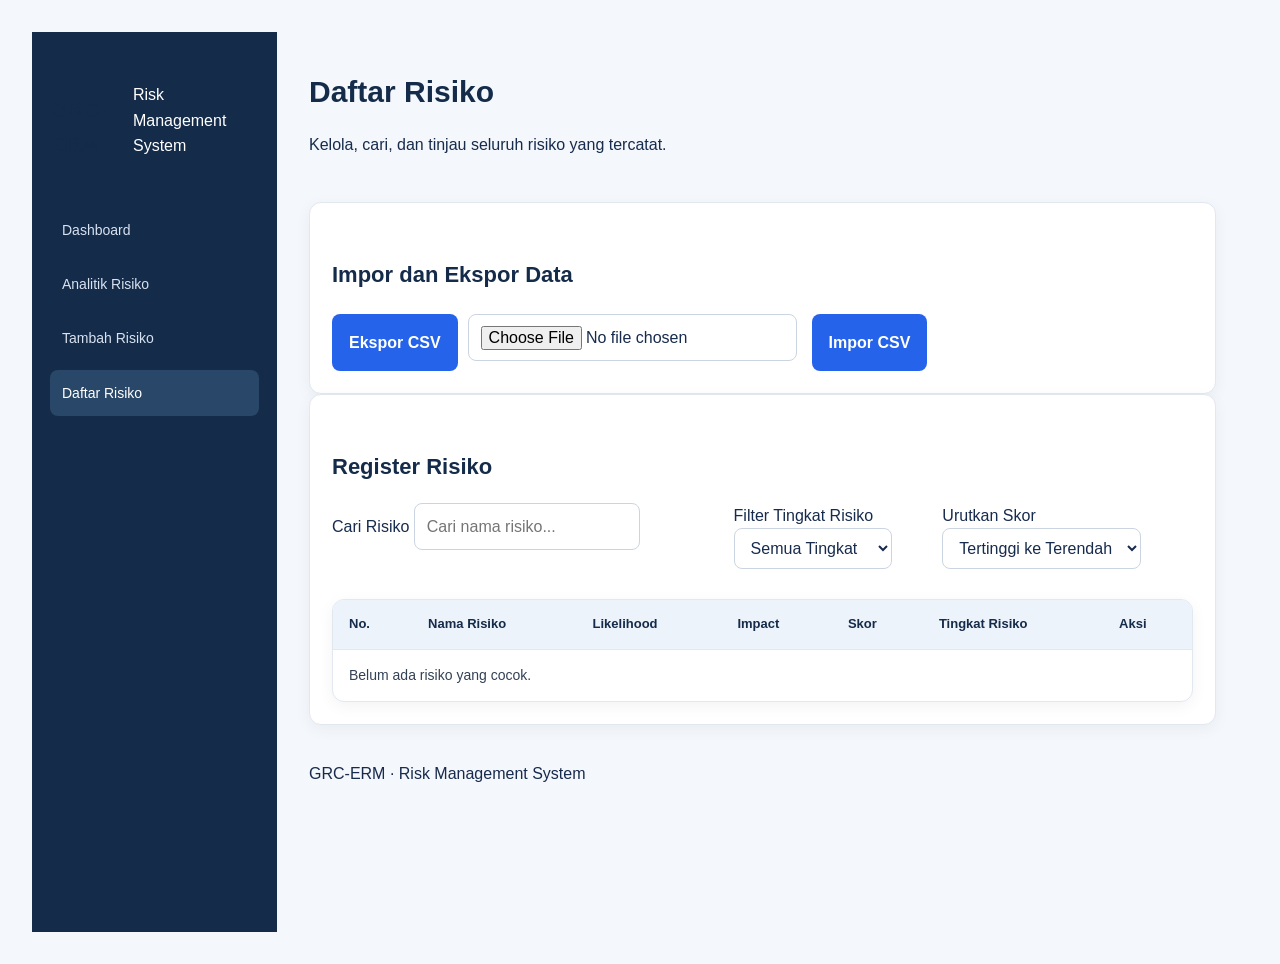
<file: daftar_risiko.html>
<!DOCTYPE html>
<html lang="id">
<head>
    <meta charset="UTF-8">
    <meta name="viewport" content="width=device-width, initial-scale=1.0">
    <meta name="theme-color" content="#0f172a">

    <title>Daftar Risiko | GRC-ERM</title>

    <link rel="stylesheet" href="style.css">
</head>
<body>

    <div class="app-layout">

        <aside class="sidebar">
            <div class="brand">
                <h2>GRC-ERM</h2>
                <p>Risk Management System</p>
            </div>

            <nav class="sidebar-nav">
                <a href="index.html" class="nav-link">
                    Dashboard
                </a>

                <a href="analitik.html" class="nav-link">
                    Analitik Risiko
                </a>

                <a href="tambah-risiko.html" class="nav-link">
                    Tambah Risiko
                </a>

                <a href="daftar-risiko.html" class="nav-link active">
                    Daftar Risiko
                </a>
            </nav>
        </aside>

        <main class="main-content">

            <header class="topbar">
                <div>
                    <h1>Daftar Risiko</h1>
                    <p>
                        Kelola, cari, dan tinjau seluruh
                        risiko yang tercatat.
                    </p>
                </div>
            </header>

            <section class="page-section">

                <div class="panel">
                    <h2>Impor dan Ekspor Data</h2>

                    <div class="form-actions">
                        <button
                            type="button"
                            onclick="eksporCSV()"
                        >
                            Ekspor CSV
                        </button>

                        <input
                            type="file"
                            id="fileCSV"
                            accept=".csv,text/csv"
                            aria-label="Pilih file CSV"
                        >

                        <button
                            type="button"
                            onclick="imporCSV()"
                        >
                            Impor CSV
                        </button>
                    </div>

                    <p
                        id="hasilRisiko"
                        class="feedback-message"
                        role="status"
                        aria-live="polite"
                    ></p>
                </div>

                <div class="panel">
                    <h2>Register Risiko</h2>

                    <div class="toolbar">
                        <div class="form-group">
                            <label for="cariRisiko">
                                Cari Risiko
                            </label>

                            <input
                                type="search"
                                id="cariRisiko"
                                placeholder="Cari nama risiko..."
                            >
                        </div>

                        <div class="form-group">
                            <label for="filterLevel">
                                Filter Tingkat Risiko
                            </label>

                            <select id="filterLevel">
                                <option value="Semua">Semua Tingkat</option>
                                <option value="Sangat Tinggi">Sangat Tinggi</option>
                                <option value="Tinggi">Tinggi</option>
                                <option value="Sedang">Sedang</option>
                                <option value="Rendah">Rendah</option>
                                <option value="Sangat Rendah">Sangat Rendah</option>
                            </select>
                        </div>

                        <div class="form-group">
                            <label for="urutkanRisiko">
                                Urutkan Skor
                            </label>

                            <select id="urutkanRisiko">
                                <option value="desc">Tertinggi ke Terendah</option>
                                <option value="asc">Terendah ke Tertinggi</option>
                            </select>
                        </div>
                    </div>

                    <div class="table-container">
                        <table>
                            <thead>
                                <tr>
                                    <th>No.</th>
                                    <th>Nama Risiko</th>
                                    <th>Likelihood</th>
                                    <th>Impact</th>
                                    <th>Skor</th>
                                    <th>Tingkat Risiko</th>
                                    <th>Aksi</th>
                                </tr>
                            </thead>

                            <tbody id="daftarRisiko">
                                <!-- Data akan diisi oleh JavaScript -->
                            </tbody>
                        </table>
                    </div>
                </div>

            </section>

            <footer class="footer">
                <p>GRC-ERM · Risk Management System</p>
            </footer>

        </main>
    </div>

    <script src="daftar_risiko.js"></script>
    <script src="csv_risiko.js"></script>

    <!-- JavaScript akan dihubungkan setelah penyesuaian -->

</body>
</html>
</file>
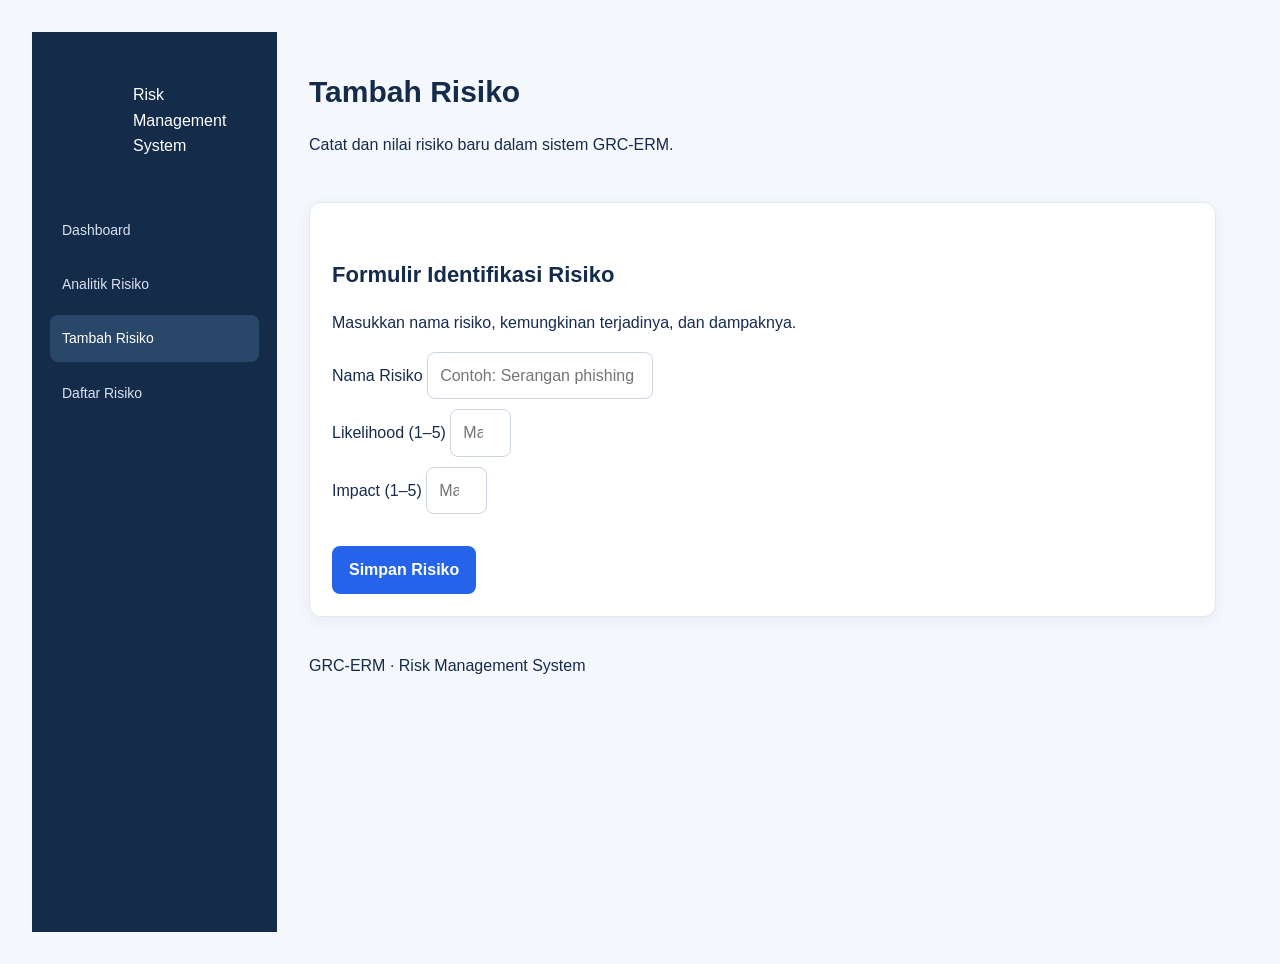
<file: tambah_risiko.html>
<!DOCTYPE html>
<html lang="id">
<head>
    <meta charset="UTF-8">
    <meta name="viewport" content="width=device-width, initial-scale=1.0">
    <meta name="theme-color" content="#0f172a">

    <title>Tambah Risiko | GRC-ERM</title>

    <link rel="stylesheet" href="style.css">
</head>
<body>

    <div class="app-layout">

        <aside class="sidebar">
            <div class="brand">
                <h2>GRC-ERM</h2>
                <p>Risk Management System</p>
            </div>

            <nav class="sidebar-nav">
                <a href="index.html" class="nav-link">
                    Dashboard
                </a>

                <a href="analitik.html" class="nav-link">
                    Analitik Risiko
                </a>

                <a href="tambah-risiko.html" class="nav-link active">
                    Tambah Risiko
                </a>

                <a href="daftar-risiko.html" class="nav-link">
                    Daftar Risiko
                </a>
            </nav>
        </aside>

        <main class="main-content">

            <header class="topbar">
                <div>
                    <h1>Tambah Risiko</h1>
                    <p>
                        Catat dan nilai risiko baru
                        dalam sistem GRC-ERM.
                    </p>
                </div>
            </header>

            <section class="page-section">
                <div class="panel">
                    <h2>Formulir Identifikasi Risiko</h2>

                    <p>
                        Masukkan nama risiko, kemungkinan
                        terjadinya, dan dampaknya.
                    </p>

                    <form id="formRisiko">

                        <div class="form-group">
                            <label for="namaRisiko">
                                Nama Risiko
                            </label>

                            <input
                                type="text"
                                id="namaRisiko"
                                placeholder="Contoh: Serangan phishing"
                                required
                            >
                        </div>

                        <div class="form-group">
                            <label for="likelihood">
                                Likelihood (1–5)
                            </label>

                            <input
                                type="number"
                                id="likelihood"
                                min="1"
                                max="5"
                                step="1"
                                placeholder="Masukkan nilai 1–5"
                                required
                            >
                        </div>

                        <div class="form-group">
                            <label for="impact">
                                Impact (1–5)
                            </label>

                            <input
                                type="number"
                                id="impact"
                                min="1"
                                max="5"
                                step="1"
                                placeholder="Masukkan nilai 1–5"
                                required
                            >
                        </div>

                        <div class="form-actions">
                            <button type="submit" id="tambahRisiko">
                                Simpan Risiko
                            </button>

                            <button
                                type="button"
                                id="batalEdit"
                                hidden
                            >
                                Batal Edit
                            </button>
                        </div>

                    </form>

                    <p
                        id="hasilRisiko"
                        class="feedback-message"
                        role="status"
                        aria-live="polite"
                    ></p>
                </div>
            </section>

            <footer class="footer">
                <p>GRC-ERM · Risk Management System</p>
            </footer>

        </main>
    </div>

    <script src="data_risiko.js"></script>
    <script src="form_risiko.js"></script>

    <!-- JavaScript akan dihubungkan setelah struktur halaman siap -->

</body>
</html>
</file>
<file: style.css>
/* =========================
   1. DESIGN SYSTEM
========================= */

:root {
    --navy: #142b4a;
    --navy-light: #203f66;
    --blue: #2563eb;
    --blue-hover: #1d4ed8;

    --background: #f4f7fb;
    --surface: #ffffff;
    --border: #e2e8f0;

    --text-primary: #172b4d;
    --text-secondary: #64748b;

    --radius: 12px;
    --shadow: 0 4px 16px rgba(15, 23, 42, 0.05);
}

/* =========================
   2. GLOBAL
========================= */

* {
    box-sizing: border-box;
}

body {
    font-family: "Segoe UI", Arial, sans-serif;
    background-color: var(--background);
    color: var(--text-primary);
    margin: 0;
    padding: 32px;
    line-height: 1.6;
}

h1 {
    color: var(--navy);
    font-size: 30px;
    font-weight: 700;
    margin-bottom: 8px;
}

h2 {
    color: var(--navy);
    font-size: 22px;
    margin-top: 32px;
}

h3 {
    color: var(--text-primary);
}

/* =========================
   3. INPUT & FORM
========================= */

input,
select,
textarea {
    font: inherit;
    color: var(--text-primary);
    background-color: var(--surface);
    border: 1px solid #cbd5e1;
    border-radius: 8px;
    padding: 10px 12px;
    margin-right: 5px;
    margin-bottom: 10px;
    max-width: 100%;
    transition: border-color 0.2s, box-shadow 0.2s;
}

input:focus,
select:focus,
textarea:focus {
    outline: none;
    border-color: var(--blue);
    box-shadow: 0 0 0 3px rgba(37, 99, 235, 0.12);
}

/* =========================
   4. BUTTON
========================= */

button {
    font: inherit;
    font-weight: 600;
    padding: 10px 16px;
    border: 1px solid transparent;
    border-radius: 8px;
    background-color: var(--blue);
    color: white;
    cursor: pointer;
    transition: background-color 0.2s, transform 0.2s;
}

button:hover {
    background-color: var(--blue-hover);
}

button:active {
    transform: scale(0.98);
}

button:focus-visible {
    outline: 3px solid #93c5fd;
    outline-offset: 2px;
}

/* =========================
   5. DASHBOARD CARDS
========================= */

.dashboard {
    display: grid;
    grid-template-columns: repeat(
        auto-fit,
        minmax(min(100%, 200px), 1fr)
    );
    gap: 20px;
    margin-top: 24px;
}

.card {
    background-color: var(--surface);
    padding: 24px;
    border: 1px solid var(--border);
    border-radius: var(--radius);
    box-shadow: var(--shadow);
    transition: transform 0.2s, box-shadow 0.2s;
}

.card:hover {
    transform: translateY(-3px);
    box-shadow: 0 8px 24px rgba(15, 23, 42, 0.08);
}

.card h3 {
    margin-top: 0;
    margin-bottom: 12px;
    color: var(--text-secondary);
    font-size: 14px;
    font-weight: 600;
}

.card p {
    color: var(--navy);
    font-size: 30px;
    font-weight: 700;
    margin: 0;
}

/* =========================
   6. RISK TABLE
========================= */

table {
    width: 100%;
    border-collapse: separate;
    border-spacing: 0;
    background-color: var(--surface);
    border: 1px solid var(--border);
    border-radius: var(--radius);
    overflow: hidden;
    margin-top: 20px;
    box-shadow: var(--shadow);
}

th,
td {
    padding: 14px 16px;
    text-align: left;
    border-bottom: 1px solid var(--border);
}

th {
    background-color: #edf3fa;
    color: var(--navy);
    font-size: 13px;
    font-weight: 700;
    white-space: nowrap;
}

td {
    color: #334155;
    font-size: 14px;
}

tbody tr:last-child td {
    border-bottom: none;
}

tbody tr:hover {
    background-color: #f8fafc;
}

/* =========================
   7. RISK LEVEL COLORS
========================= */

.level-sangat-tinggi {
    background-color: #fee2e2;
    color: #b91c1c;
}

.level-tinggi {
    background-color: #ffedd5;
    color: #c2410c;
}

.level-sedang {
    background-color: #fef3c7;
    color: #92400e;
}

.level-rendah {
    background-color: #dcfce7;
    color: #166534;
}

.level-sangat-rendah {
    background-color: #e2e8f0;
    color: #475569;
}

/* =========================
   8. RESPONSIVE
========================= */

@media (max-width: 768px) {
    body {
        padding: 18px;
    }

    h1 {
        font-size: 25px;
    }

    .dashboard {
        grid-template-columns: 1fr;
        gap: 14px;
    }

    .card {
        padding: 18px;
    }

    table {
        display: block;
        overflow-x: auto;
        white-space: nowrap;
    }

    input,
    select,
    textarea {
        width: 100%;
        margin-right: 0;
    }
}


/* ===== GRC-ERM APP LAYOUT ===== */

.app-layout {
    display: grid;
    grid-template-columns: 245px minmax(0, 1fr);
    min-height: 100vh;
}

.sidebar {
    background: var(--navy);
    color: #ffffff;
    padding: 28px 18px;
    display: flex;
    flex-direction: column;
    gap: 26px;
}

.brand {
    display: flex;
    align-items: center;
    gap: 12px;
    color: #ffffff;
    text-decoration: none;
}

.brand-icon {
    display: grid;
    place-items: center;
    width: 42px;
    height: 42px;
    border-radius: 12px;
    background: #3b82f6;
    font-size: 22px;
    font-weight: 800;
}

.brand strong,
.brand small {
    display: block;
}

.brand small {
    color: #bdcbe0;
    font-size: 12px;
}

.nav-label,
.eyebrow {
    color: var(--text-secondary);
    font-size: 11px;
    font-weight: 700;
    letter-spacing: 1.2px;
}

.sidebar .nav-label {
    color: #9fb2cc;
    margin-bottom: -16px;
}

.sidebar-nav {
    display: grid;
    gap: 8px;
}

.nav-link {
    display: flex;
    align-items: center;
    gap: 12px;
    padding: 12px;
    color: #d8e2f0;
    border-radius: 8px;
    text-decoration: none;
    font-size: 14px;
}

.nav-link span {
    width: 20px;
    text-align: center;
}

.nav-link:hover,
.nav-link.active {
    background: #294768;
    color: #ffffff;
}

.sidebar-footer {
    margin-top: auto;
    color: #bdcbe0;
    font-size: 12px;
    display: flex;
    align-items: center;
    gap: 8px;
}

.status-dot {
    width: 8px;
    height: 8px;
    background: #4ade80;
    border-radius: 50%;
}

.main-content {
    min-width: 0;
    padding: 32px;
}

.topbar {
    display: flex;
    justify-content: space-between;
    align-items: center;
    gap: 24px;
    margin-bottom: 28px;
}

.topbar h1 {
    margin: 4px 0;
}

.topbar .eyebrow,
.section-heading .eyebrow {
    margin: 0;
    color: var(--blue);
}

.page-description,
.section-description,
.panel-heading p,
.import-export-panel p {
    color: var(--text-secondary);
    font-size: 14px;
    margin: 4px 0 0;
}

.page-section {
    margin-bottom: 36px;
    scroll-margin-top: 24px;
}

.section-heading {
    margin-bottom: 18px;
}

.section-heading h2 {
    margin: 4px 0;
}

.panel,
.table-panel {
    background: var(--surface);
    border: 1px solid var(--border);
    border-radius: var(--radius);
    padding: 22px;
    box-shadow: var(--shadow);
}

.chart-container {
    position: relative;
    width: 100%;
    height: 300px;
}

.chart-panel {
    margin-bottom: 18px;
}

.panel-heading h3,
.import-export-panel h3 {
    margin: 0;
}

.panel-heading {
    margin-bottom: 20px;
}

/* KARTU STATISTIK */

.stat-label {
    color: var(--text-secondary);
    font-size: 13px;
    font-weight: 600;
}

.card {
    border-top: 3px solid #cbd5e1;
}

.card-primary {
    border-top-color: var(--blue);
}

.stat-critical {
    border-top-color: #dc2626;
}

.stat-high {
    border-top-color: #ea580c;
}

.stat-medium {
    border-top-color: #d97706;
}

.stat-low {
    border-top-color: #16a34a;
}

.stat-very-low {
    border-top-color: #64748b;
}

.card small {
    display: block;
    color: var(--text-secondary);
    font-size: 12px;
    margin-top: 6px;
}

/* FORM */

.form-grid {
    display: grid;
    grid-template-columns: 2fr 1fr 1fr;
    gap: 18px;
}

.form-field {
    min-width: 0;
}

.form-field label,
.search-field label,
.filter-field label {
    display: block;
    font-size: 13px;
    font-weight: 600;
    margin-bottom: 7px;
}

.form-field input,
.search-field input,
.filter-field select {
    width: 100%;
    margin: 0;
}

.form-field small {
    display: block;
    color: var(--text-secondary);
    font-size: 12px;
    margin-top: 6px;
}

.form-actions {
    display: flex;
    flex-wrap: wrap;
    gap: 10px;
    margin-top: 22px;
}

.btn {
    display: inline-flex;
    align-items: center;
    justify-content: center;
    gap: 8px;
}

.btn-primary {
    background: var(--blue);
    color: #ffffff;
}

.btn-secondary {
    background: #ffffff;
    border-color: var(--border);
    color: var(--navy);
}

.btn-secondary:hover {
    background: #f1f5f9;
}

/* IMPOR, EKSPOR, PENCARIAN */

.import-export-panel {
    display: flex;
    align-items: center;
    justify-content: space-between;
    gap: 20px;
    margin-bottom: 18px;
}

.file-actions {
    display: flex;
    flex-wrap: wrap;
    align-items: center;
    gap: 10px;
}

.file-actions input {
    max-width: 220px;
    margin: 0;
    font-size: 12px;
}

.toolbar {
    display: grid;
    grid-template-columns: minmax(180px, 2fr) minmax(150px, 1fr) minmax(200px, 1.3fr);
    gap: 16px;
    margin-bottom: 18px;
}

.toolbar > div {
    min-width: 0;
}

.feedback-message:empty {
    display: none;
}

.feedback-message {
    padding: 12px 16px;
    background: #eff6ff;
    border: 1px solid #bfdbfe;
    border-radius: 8px;
    color: #1d4ed8;
    margin-bottom: 20px;
}

/* TABEL */

.table-panel {
    padding: 0;
    overflow: hidden;
}

.table-wrapper {
    width: 100%;
    overflow-x: auto;
}

.table-panel table {
    margin: 0;
    border: 0;
    border-radius: 0;
    box-shadow: none;
}

.table-panel th,
.table-panel td {
    padding: 15px 18px;
}

.table-panel tbody tr:hover {
    background: #f1f6fd;
}

/* PERSENTASE RISIKO */

.percentage-grid {
    display: grid;
    grid-template-columns: repeat(auto-fit, minmax(150px, 1fr));
    gap: 14px;
}

.percentage-card {
    display: flex;
    align-items: center;
    gap: 12px;
    background: #ffffff;
    border: 1px solid var(--border);
    border-radius: 10px;
    padding: 16px;
}

.percentage-indicator {
    width: 5px;
    min-height: 42px;
    border-radius: 5px;
}

.indicator-critical { background: #dc2626; }
.indicator-high { background: #ea580c; }
.indicator-medium { background: #d97706; }
.indicator-low { background: #16a34a; }
.indicator-very-low { background: #64748b; }

.percentage-card small {
    color: var(--text-secondary);
    font-size: 12px;
}

.percentage-card p {
    margin: 2px 0 0;
    color: var(--navy);
    font-size: 20px;
    font-weight: 700;
}

.page-footer {
    display: flex;
    justify-content: space-between;
    flex-wrap: wrap;
    gap: 10px;
    border-top: 1px solid var(--border);
    padding-top: 20px;
    color: var(--text-secondary);
    font-size: 12px;
}

/* RESPONSIVE */

@media (max-width: 1000px) {
    .app-layout {
        grid-template-columns: 200px minmax(0, 1fr);
    }

    .main-content {
        padding: 24px;
    }

    .form-grid {
        grid-template-columns: 1fr 1fr;
    }

    .form-field-wide {
        grid-column: 1 / -1;
    }

    .toolbar {
        grid-template-columns: 1fr 1fr;
    }

    .search-field {
        grid-column: 1 / -1;
    }
}

@media (max-width: 700px) {
    .app-layout {
        grid-template-columns: 1fr;
    }

    .sidebar {
        padding: 16px;
        gap: 14px;
    }

    .sidebar .nav-label,
    .sidebar-footer {
        display: none;
    }

    .sidebar-nav {
        display: flex;
        overflow-x: auto;
    }

    .nav-link {
        flex-shrink: 0;
        font-size: 12px;
    }

    .main-content {
        padding: 18px;
    }

    .topbar,
    .import-export-panel {
        align-items: flex-start;
        flex-direction: column;
    }

    .form-grid,
    .toolbar {
        grid-template-columns: 1fr;
    }

    .form-field-wide,
    .search-field {
        grid-column: auto;
    }

    .file-actions {
        align-items: stretch;
        width: 100%;
    }

    .file-actions input {
        max-width: 100%;
        width: 100%;
    }

    .chart-container {
        height: 250px;
    }

    .percentage-grid {
        grid-template-columns: 1fr 1fr;
    }

    .page-footer {
        flex-direction: column;
    }
}


.system-status {
    display: inline-flex;
    align-items: center;
    gap: 10px;
    padding: 10px 16px;
    border: 1px solid #dce8e2;
    border-radius: 999px;
    background: #f0f8f3;
    color: #236442;
    font-size: 13px;
    font-weight: 600;
}

.system-status .status-dot {
    width: 8px;
    height: 8px;
    flex-shrink: 0;
    border-radius: 50%;
    background: #2e9b62;
}
</file>
